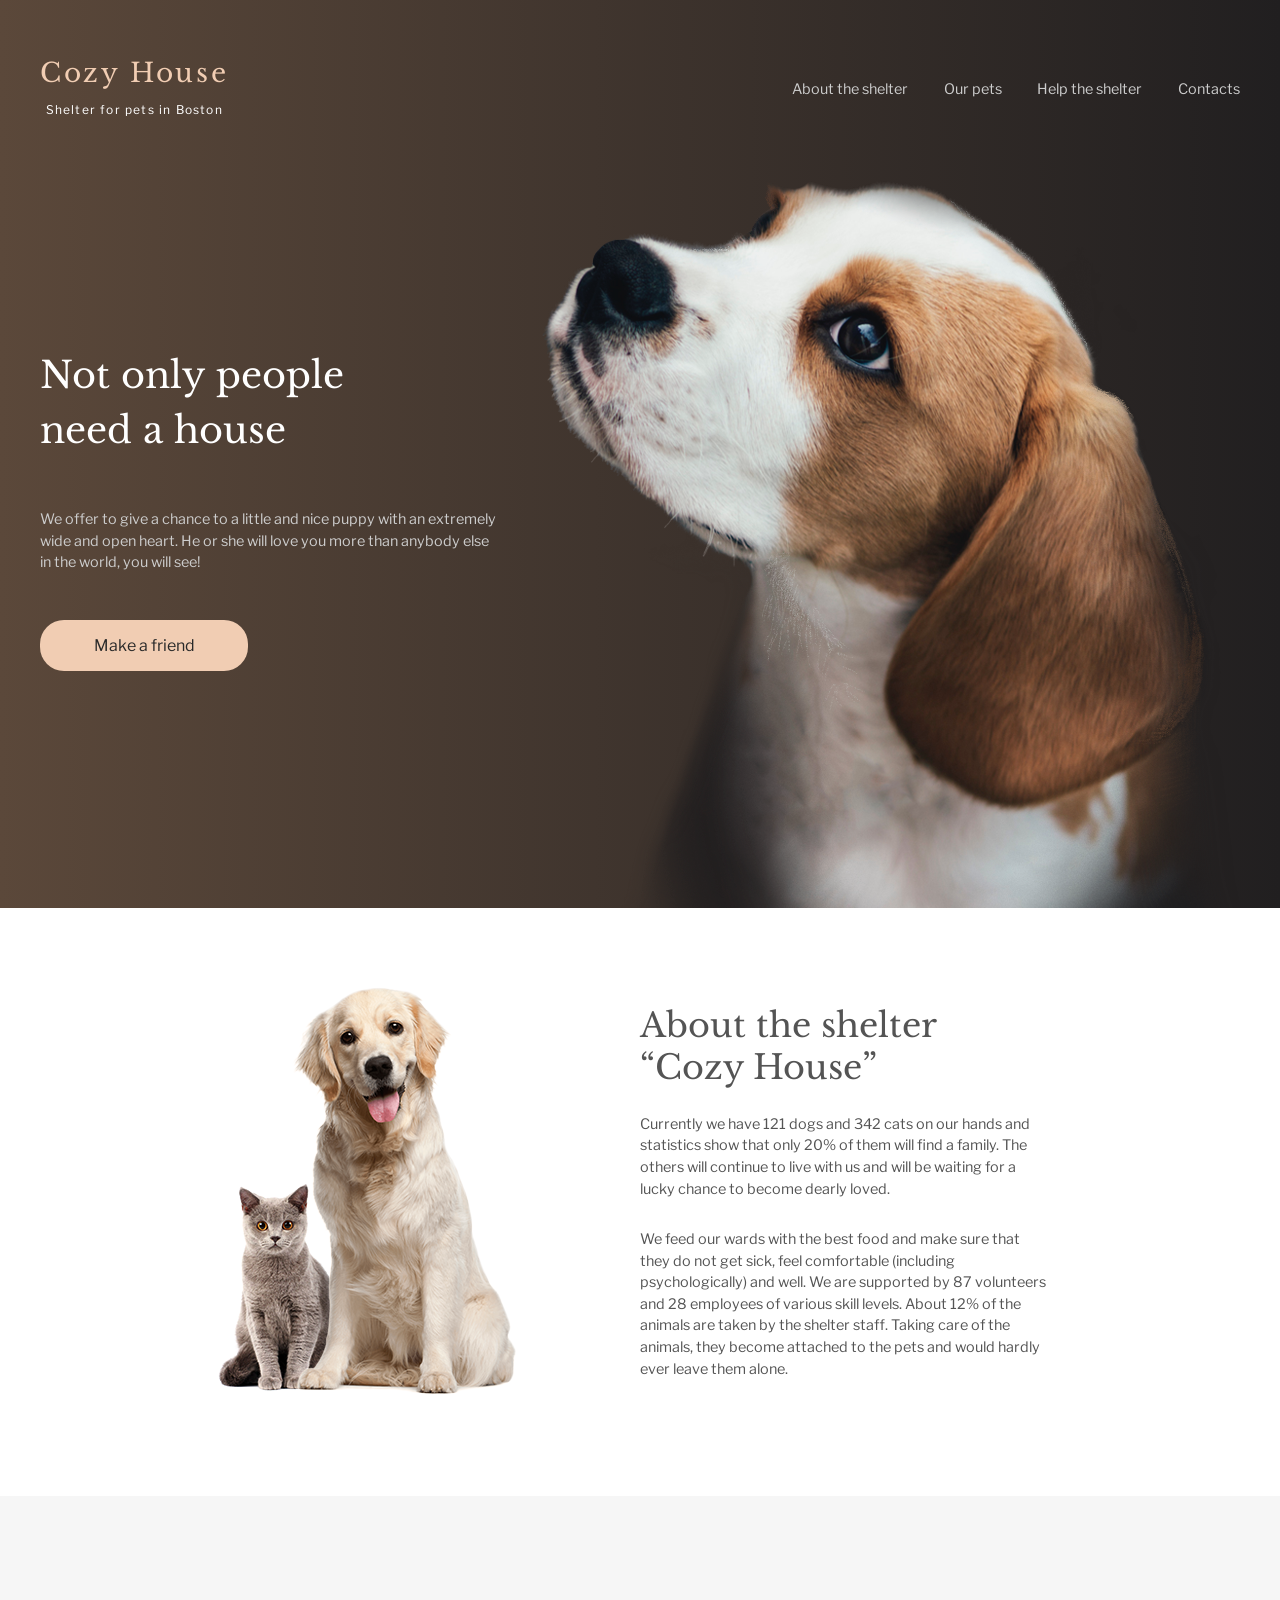
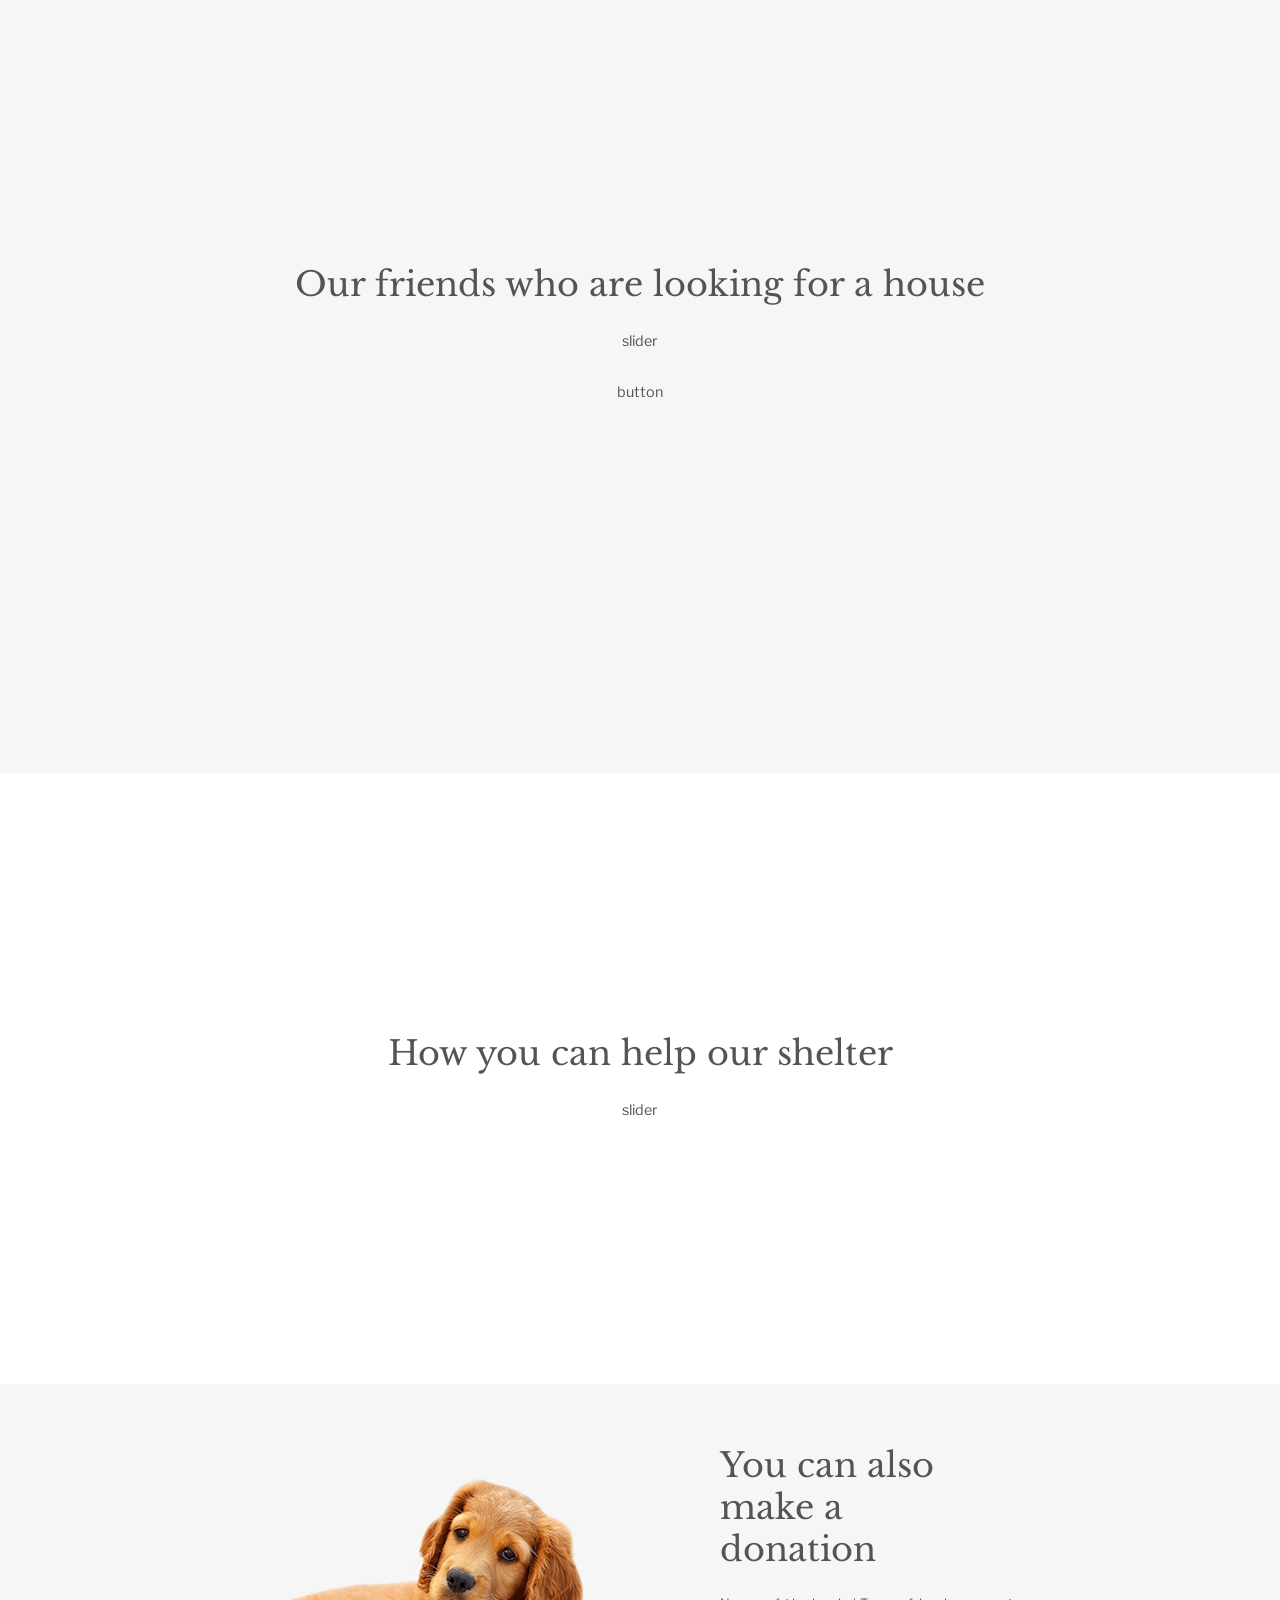
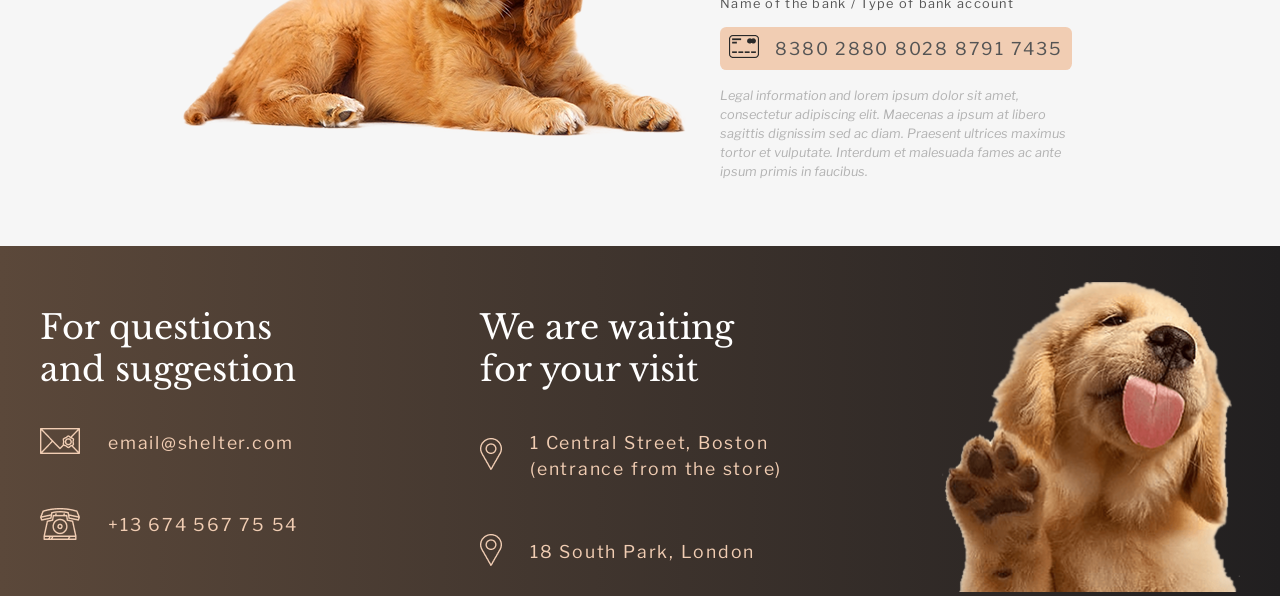
<file: Shelter/pages/main/index.html>
<!DOCTYPE html>
<html lang="en">
    <head>
        <meta charset="utf-8">
        <title>SHELTER</title>
        <link rel="preconnect" href="https://fonts.googleapis.com">
<link rel="preconnect" href="https://fonts.gstatic.com" crossorigin>
<link href="https://fonts.googleapis.com/css2?family=Domine:wght@400;600&family=Libre+Baskerville:ital,wght@0,400;0,700;1,400&family=Libre+Franklin:ital,wght@0,400;0,700;1,400&display=swap" rel="stylesheet"> 
        <link rel="stylesheet" href="style.css"
    </head>

    <body><a name="header"></a>
        <header>
            <div class="logo">
                <h1><font color=#F1CDB3>Cozy House</font></h1>
                <h2><font color=#FFFFFF>Shelter for pets in Boston</font></h2>
            </div>
            <div class="menu">
                <div class="menu-item"><p><font color=#CDCDCD><a href="">About the shelter</a></font></p></div>
                <div class="menu-item"><p><font color=#CDCDCD><a href="../pets/index.html#ourPets">Our pets</a></font></p></div>
                <div class="menu-item"><p><font color=#CDCDCD><a href="#helpTheShelter">Help the shelter</a></font></p></div>
                <div class="menu-item"><p><font color=#CDCDCD><a href="#contact">Contacts</a></font></p></div>
            </div>
        </header>
        <div class="container">
            <div class="startscreen">
                <div class="containerStartscreen">
                    <div class="containerStartText">
                        <div class="StartTextHeading"><h3><font color="#FFFFFF">Not only people need a house</font></h3></div>
                        <div class="StartText"><p><font color="#CDCDCD">We offer to give a chance to a little and nice puppy with an extremely wide and open heart. He or she will love you more than anybody else in the world, you will see!</font></p></div>
                        <div><a href="#ourFriends">
                            <div class="friendButtonBackground"><p5>Make a friend</p5></div></a>
                        </div>
                    </div>
                </div>
                <div class="containerStartscreen"><img src="../../assets/images/start-screen-puppy.png" alt="start-screen-puppy"></div>
            </div>
            <div class="about">
                <div class="containerAboutImage"><img src="../../assets/images/about-pets.png" alt="about-pets"></div>
                <div class="containerAboutText">
                    <div class="textAboutHeading"><h4>About the shelter <q>Cozy House</q></h4></div>
                    <div class="textAbout1"><p>Currently we have 121 dogs and 342 cats on our hands and statistics show that only 20% of them will find a family. The others will continue to live with us and will be waiting for a lucky chance to become dearly loved.</p></div>
                    <div class="textAbout2"><p>We feed our wards with the best food and make sure that they do not get sick, feel comfortable (including psychologically) and well. We are supported by 87 volunteers and 28 employees of various skill levels. About 12% of the animals are taken by the shelter staff. Taking care of the animals, they become attached to the pets and would hardly ever leave them alone.</p></div>                
                </div>
            </div>
            <div class="pets"><a name="ourFriends"></a>
                <div><h4>Our friends who are looking for a house</h4></div>
                <div><p>slider</p></div>
                <div><p>button</p></div>
            </div>
            <div class="help"><a name="helpTheShelter"></a>
                <div><h4>How you can help our shelter</h4></div>
                <div><p>slider</p></div>
            </div>
            <div class="donation">
                <div class="donationColumn1"><img src="../../assets/images/donation-dog.png" alt="donation-dog"></div>
                <div class="donationColumn2">
                    <div class="donationHeading"><h4>You can also make a donation</h4></div>
                    <div class="donationElement"><p1>Name of the bank / Type of bank account</p1></div>
                    <div class="cardLine">
                        <div class="cardImage"><a href="https://www.db.com/index?language_id=1&kid=sl.redirect-en.shortcut" target="_blank"><img src="../../assets/icons/credit-card.png" alt="credit-card"></a></div>
                        <div class="cardNumber"><p4>8380 2880 8028 8791 7435</p4></div>
                    </div>
                    <div class="donationElement"><p2>Legal information and lorem ipsum dolor sit amet, consectetur adipiscing elit. Maecenas a ipsum at libero sagittis dignissim sed ac diam. Praesent ultrices maximus tortor et vulputate. Interdum et malesuada fames ac ante ipsum primis in faucibus.</p2></div>
                </div>
            </div>
        </div>

        <footer><a name="contact"></a>
            <div class="footer">
                <div class="contactsColumn">
                    <div class="contactsHeading"><h4><font color="#FFFFFF">For questions and suggestion</font></h4></div> 
                    <div class="contactsItem">
                        <div class="contactsIcon"><a href="mailto:email@shelter.com"><img src="../../assets/icons/mail.png" alt="mail"></a></div>
                        <div class="contactsText"><h6>email@shelter.com</h6></div>
                    </div>
                    <div class="contactsItem">
                        <div class="contactsIcon"><a href="tel:+13 674 567 75 54"><img src="../../assets/icons/phone.png" alt="phone"></a></div>
                        <div class="contactsText"><h6>+13 674 567 75 54</h6></div>
                    </div>
                </div>
                <div class="contactsColumn">
                    <div class="contactsHeading"><h4><font color="#FFFFFF">We are waiting for your visit</font></h4></div> 
                    <div class="contactsItem">
                        <div class="contactsIcon"><a href="https://goo.gl/maps/Vyiha5jfMWtiPXe46" target="_blank"><img src="../../assets/icons/pin.png" alt="pin"></a></div>
                        <div class="contactsText"><h6>1 Central Street, Boston (entrance from the store)</h6></div>
                    </div>
                    <div class="contactsItem">
                        <div class="contactsIcon"><a href="https://goo.gl/maps/km9ZTHVC9tdoeht27" target="_blank"><img src="../../assets/icons/pin.png" alt="pin"></a></div>
                        <div class="contactsText"><h6>18 South Park, London </h6></div>
                    </div>
                </div>
                <div class="contactsImage"><img src="../../assets/images/footer-puppy.png" alt="footer-puppy"></div>
            </div>
        </footer>
    </body>

</html>
</file>
<file: Shelter/pages/main/style.css>
*
html {
    font-size: 10px;
}
header{
    position: relative;
    background: linear-gradient(.25turn, #5B483A, #211f20);
    width: 1200px;
    height: 180px;
    padding: 0px 40px;
    margin-top: auto;
    margin-left: auto;
    margin-right: auto;
    display: flex;
    justify-content: space-between;
}
body 
{   
    position: relative;
    margin: 0;
    background: #F1CDB3;
}
.container {
    position: relative;
    display: flex;
    flex-direction: column;
    width: 1280px;
    margin: auto
}
.startscreen {
    position: relative;
    padding: 0px 40px;
    background: linear-gradient(.25turn, #5B483A, #211f20);
    height: 728px;
    display: flex;
}
.logo {
    display: flex;
    flex-direction: column; 
    align-self: center;
    align-items:center;
}
.menu {
    position:relative;
    align-self: center;
    display: flex;
    width: 28em;
    justify-content: space-between;
}
.menu-item {
    position: relative;
}
.containerStartscreen {
    flex: 1;
    display: flex;
    align-items: center;
}
.containerStartText {
    display: flex;
    flex-direction: column;
    justify-content: space-between;
    margin-right: 2.5em;
    position: relative;
    bottom: 2.3em;
}
.StartTextHeading {
    position: relative;
    margin-right: 5em;
}
.StartText {
    position: relative;
}
.friendButtonBackground {
    display:flex;
    width: 11em;
    flex-direction: row;
    align-items: center;
    justify-content:center;
    background-color: #F1CDB3;
    color: #545454;
    border-radius: 1.5em;
    padding: 1em;
    margin: 2em 0em;
}
.about {
    padding: 0px 40px;
    background-color: #ffffff;
    height: 588px;
    display: flex;
}
.containerAboutImage {
    flex: 1;
    display: flex;
    flex-direction: column; 
    align-self: center;
    align-items:center;
    margin-left: 12em;
    position: relative;
    top: -0.7rem;
    left: -4.3rem;
}
.containerAboutText {
    flex:1;
    display: flex;
    flex-direction: column; 
    align-self: center;
    margin-right: 12em;
    position: relative;
    margin-top: -1.1em;
}
.textAboutHeading {
    position: relative;
}
.textAbout1 {
    position: relative;
}
.textAbout2 {
    position: relative;
}
.pets {
    padding: 0px 40px;
    background-color: #f6f6f6;
    height: 877px;
    display:flex;
    flex-direction: column;
    align-items: center;
    justify-content: center;
}
.help {
    padding: 0px 40px;
    background-color: #ffffff;
    height: 611px;
    display:flex;
    flex-direction: column;
    align-items: center;
    justify-content: center;
}
.donation {
    padding: 0px 40px;
    background-color: #f6f6f6;
    height: 462px;
    display: flex;
    flex-direction: row;
    align-items: center;
    justify-content: flex-end;
}
.donationColumn1 {
    display: flex;
    position: relative;
    top: -0.5em
  
}
.donationColumn2 {
    display: flex;
    flex-direction: column;
    width: 22em;
    margin-right: 10.5em;
    margin-left: 2em;
}
.donationHeading {
    display: flex;
    width:18em
}
.donationElement {
    display: flex;
    margin: 1em 0em;
}
.cardLine {
    display:flex;
    flex-direction: row;
    align-items: center;
    justify-content:center;
    background-color: #F1CDB3;
    color: #545454;
    border-radius: 0.4em;
    padding: 0.5em
}
.cardImage {
    margin-right: 1em;
}
footer{
    background: linear-gradient(.25turn, #5B483A, #211f20);
    height: 350px;
    width: 1200px;
    padding: 0px 40px;
    margin:auto
}
.footer {
    display: flex;
    position: relative;
    flex-direction: row;
    height: 350px;
    width: 1200px;
}
.contactsColumn {
    display: flex;
    flex-direction: column;
    margin-right: 2.5em;
    justify-items:left;
    margin-top: 3em;
   
}
.contactsItem {
    display: flex;
    flex-direction: row;
    width: 25em;   
}
.contactsHeading {
   width: 18em;
  
}
.contactsText {
    align-self: center;
}
.contactsIcon{
    align-self: center;
}
.contactsImage {
   align-self:flex-end;
    margin:0;
    position: relative;
    left: 1.3em;

}
h1 {
    font-family: 'Libre Baskerville', serif;
    font-size: 1.65em;
    letter-spacing: 0.1em;
    margin-top: 0.1em;
    margin-bottom: 0.1em;
    font-weight: 400;
}
h2 {
    font-family: 'Libre Franklin', sans-serif;
    letter-spacing: 0.1em;
    font-weight: 400;
    font-size: 0.75em;
}
h3 {
    font-family: 'Libre Baskerville', sans-serif;
    font-size: 2.3em;
    font-weight: 400;
    margin-top: 1em;
    margin-bottom: 1em;
    line-height: 1.5;
}
h4 {
    font-family: 'Libre Baskerville', sans-serif;
    font-size: 2.1em;
    font-weight: 400;
    margin-top: 0.35em;
    margin-bottom: 0.35em;
    color:#545454
}
h6 {
    font-family: 'Libre Franklin', sans-serif;
    font-weight: 400;
    font-size: 1.1em;
    line-height: 1.5;
    letter-spacing: 0.1em;
    color: #F1CDB3;
    margin: 1.6em;
}
p {
    font-family: 'Libre Franklin', sans-serif;
    font-weight: 400;
    font-size: 0.9em;
    line-height: 1.5;
    color: #545454;
}
p1 {
    font-family: 'Libre Franklin', sans-serif;
    font-weight: 400;
    font-size: 0.8em;
    line-height: 1;
    letter-spacing: 0.1em;
    color: #545454;
}
p2 {
    font-family: 'Libre Franklin', sans-serif;
    font-style: italic;
    font-weight: 400;
    font-size: 0.8em;
    line-height: 1.5;
    color: #B2B2B2;
}
p4 {
    font-family: 'Libre Franklin', sans-serif;
    font-weight: 400;
    font-size: 1.1em;
    letter-spacing: 0.1em;
}
p5 {
    font-family: 'Libre Franklin', sans-serif;
    font-weight: 400;
    font-size: 1em;
    color:#292929
}

A {
    text-decoration: none;
}
A:link {
    color:#CDCDCD;
}
A:visited {
    color:#CDCDCD;
}
A:hover {
    color:#F1CDB3;
    text-decoration: underline;
}

/*
A[href^="mailto"]::before {
    content: ;
    padding-right: 1em;
    vertical-align: middle;
}
A[href^="phone"]::before
A[href^="adress"]::before


/*font-family: 'Domine', serif;*/
</file>
